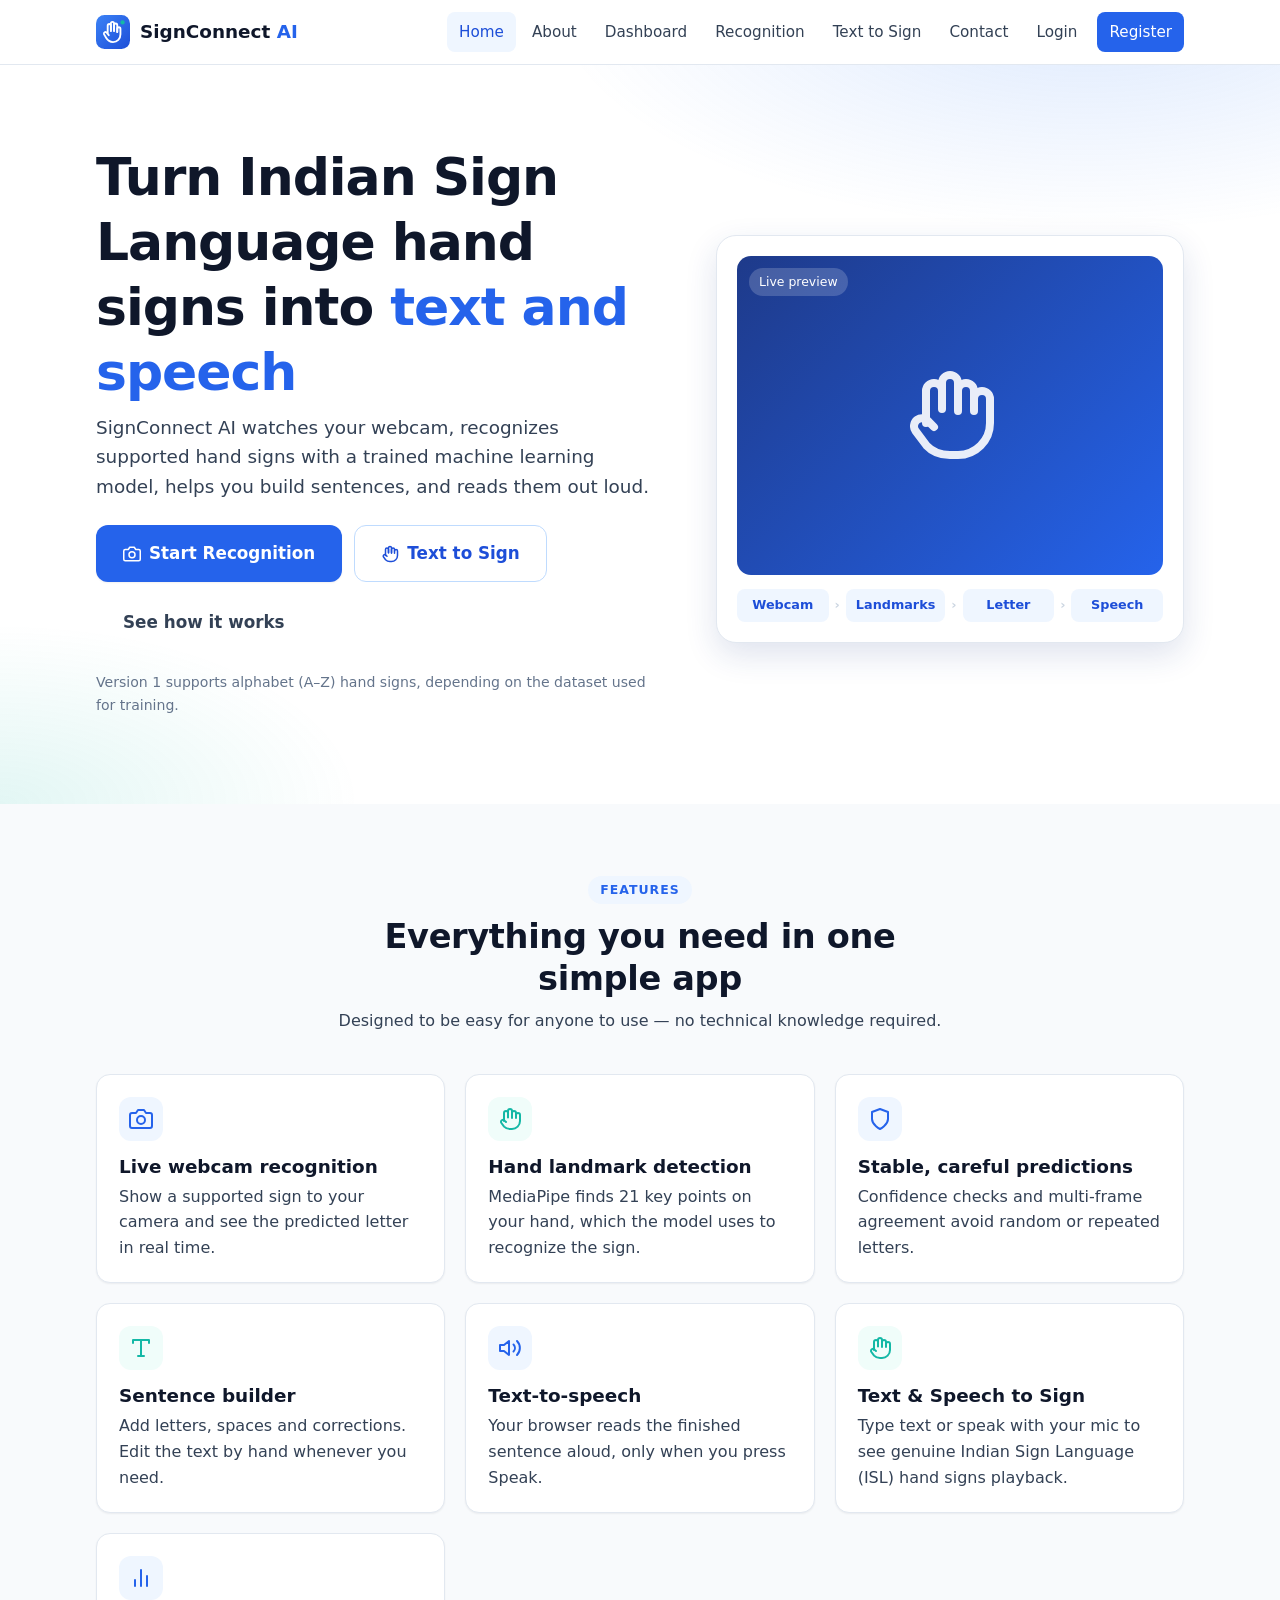
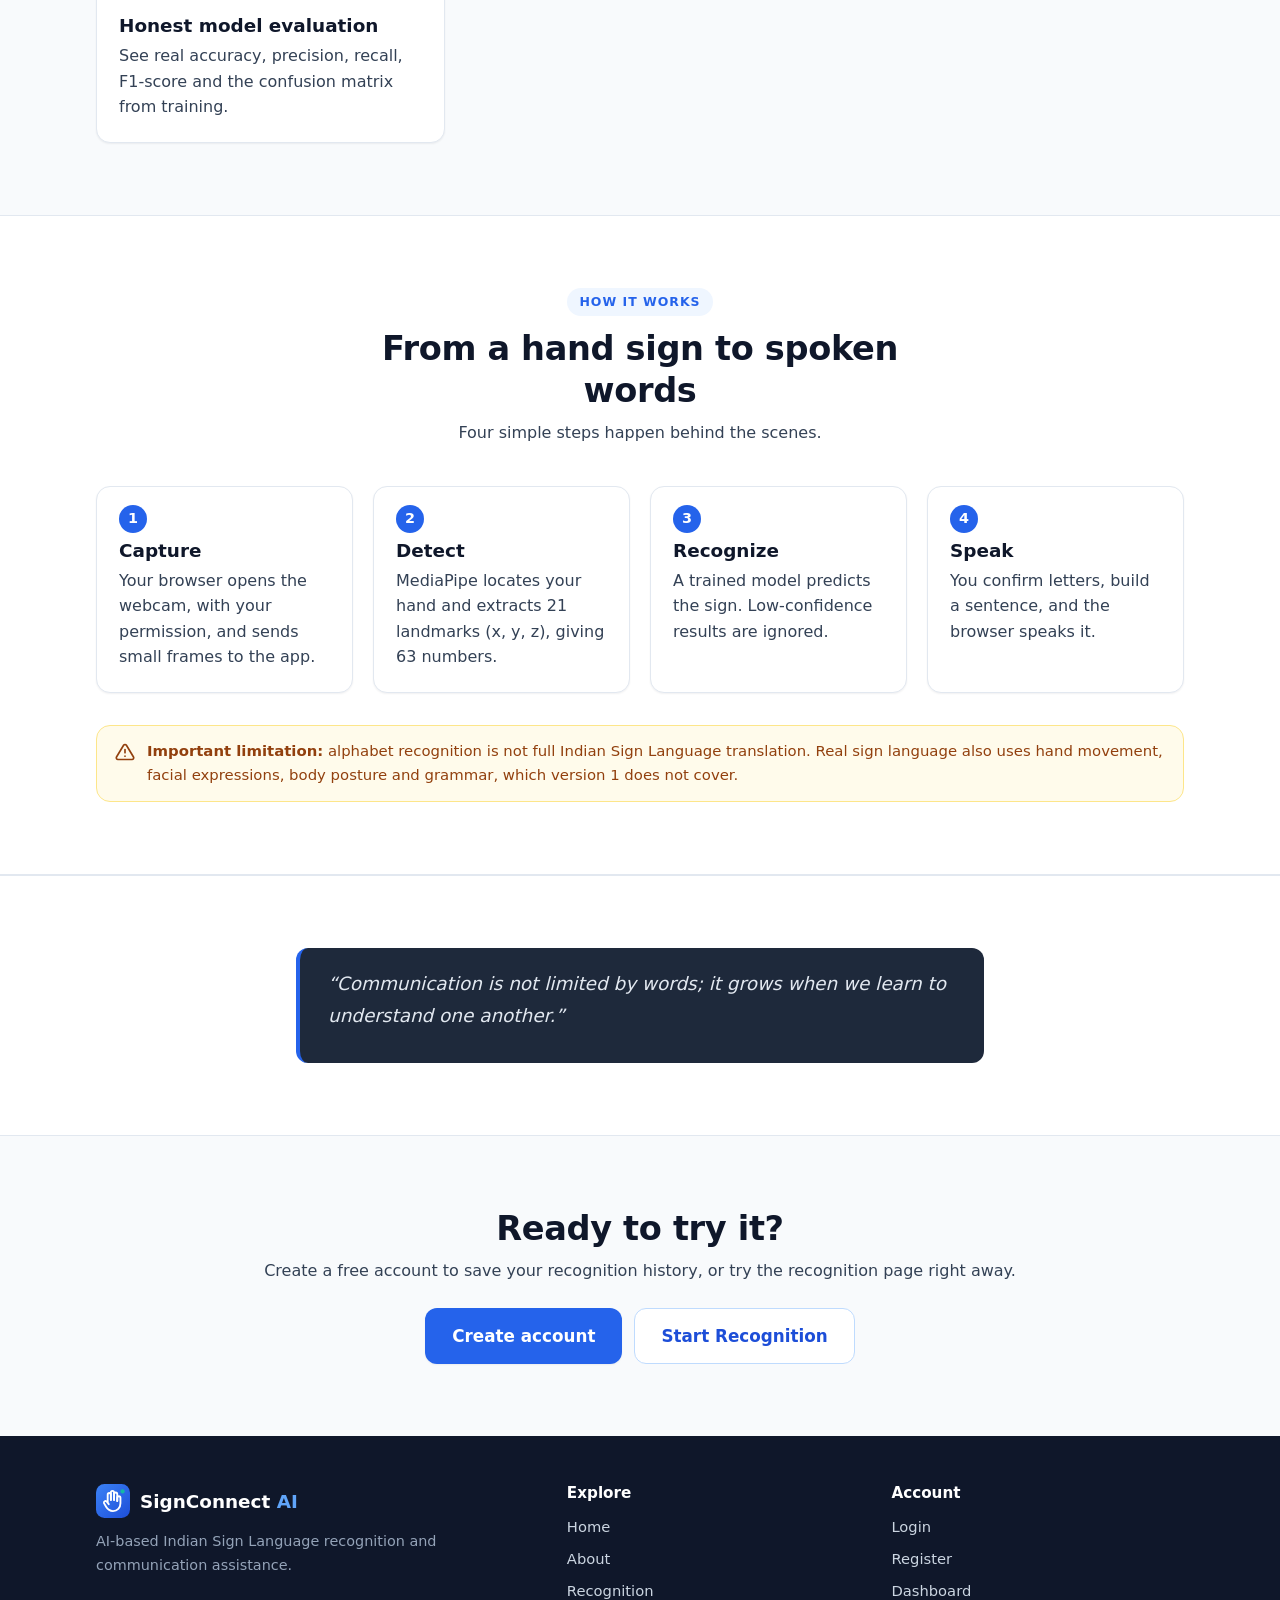
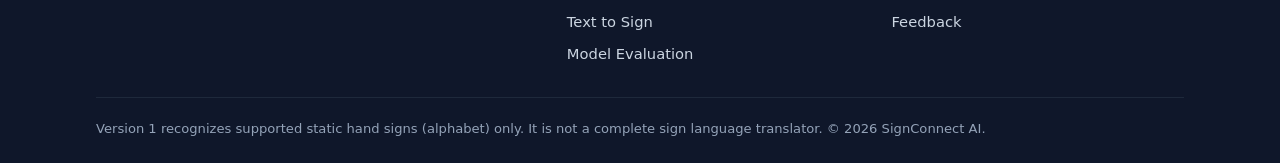
<file: frontend/index.html>
<!DOCTYPE html>
<html lang="en">
<head>
  <meta charset="UTF-8">
  <meta name="viewport" content="width=device-width, initial-scale=1">
  <title>SignConnect AI — Indian Sign Language Recognition</title>
  <meta name="description" content="Web-based assistant that recognizes supported Indian Sign Language hand signs from your webcam, builds text, and speaks it aloud.">
  <link rel="icon" href="assets/images/logo.svg" type="image/svg+xml">
  <link rel="stylesheet" href="assets/css/style.css">
</head>
<body data-layout="public" data-page="home">
  <div id="site-header"></div>

  <main>
    <!-- Hero -->
    <section class="hero">
      <div class="container hero-grid">
        <div>
          <h1>Turn Indian Sign Language hand signs into <span>text and speech</span></h1>
          <p class="lead">SignConnect AI watches your webcam, recognizes supported hand signs with a trained machine learning model, helps you build sentences, and reads them out loud.</p>
          <div class="hero-actions">
            <a class="btn btn-primary btn-lg" href="recognize.html"><i data-icon="camera"></i> Start Recognition</a>
            <a class="btn btn-outline btn-lg" href="text-to-sign.html"><i data-icon="hand"></i> Text to Sign</a>
            <a class="btn btn-ghost btn-lg" href="#how-it-works">See how it works</a>
          </div>
          <p class="hero-note">Version 1 supports alphabet (A–Z) hand signs, depending on the dataset used for training.</p>
        </div>

        <div class="hero-card" aria-hidden="true">
          <div class="mock-cam">
            <span class="tag">Live preview</span>
            <i data-icon="hand"></i>
          </div>
          <div class="hero-flow">
            <span class="chip">Webcam</span><span class="arrow">›</span>
            <span class="chip">Landmarks</span><span class="arrow">›</span>
            <span class="chip">Letter</span><span class="arrow">›</span>
            <span class="chip">Speech</span>
          </div>
        </div>
      </div>
    </section>

    <!-- Features -->
    <section class="section" id="features">
      <div class="container">
        <div class="section-head">
          <span class="eyebrow">Features</span>
          <h2>Everything you need in one simple app</h2>
          <p>Designed to be easy for anyone to use — no technical knowledge required.</p>
        </div>
        <div class="grid grid-3">
          <article class="card card-hover">
            <div class="icon-badge"><i data-icon="camera"></i></div>
            <h3>Live webcam recognition</h3>
            <p>Show a supported sign to your camera and see the predicted letter in real time.</p>
          </article>
          <article class="card card-hover">
            <div class="icon-badge teal"><i data-icon="hand"></i></div>
            <h3>Hand landmark detection</h3>
            <p>MediaPipe finds 21 key points on your hand, which the model uses to recognize the sign.</p>
          </article>
          <article class="card card-hover">
            <div class="icon-badge"><i data-icon="shield"></i></div>
            <h3>Stable, careful predictions</h3>
            <p>Confidence checks and multi-frame agreement avoid random or repeated letters.</p>
          </article>
          <article class="card card-hover">
            <div class="icon-badge teal"><i data-icon="text"></i></div>
            <h3>Sentence builder</h3>
            <p>Add letters, spaces and corrections. Edit the text by hand whenever you need.</p>
          </article>
          <article class="card card-hover">
            <div class="icon-badge"><i data-icon="speaker"></i></div>
            <h3>Text-to-speech</h3>
            <p>Your browser reads the finished sentence aloud, only when you press Speak.</p>
          </article>
          <article class="card card-hover">
            <div class="icon-badge teal"><i data-icon="hand"></i></div>
            <h3>Text & Speech to Sign</h3>
            <p>Type text or speak with your mic to see genuine Indian Sign Language (ISL) hand signs playback.</p>
          </article>
          <article class="card card-hover">
            <div class="icon-badge"><i data-icon="chart"></i></div>
            <h3>Honest model evaluation</h3>
            <p>See real accuracy, precision, recall, F1-score and the confusion matrix from training.</p>
          </article>
        </div>
      </div>
    </section>

    <!-- How it works -->
    <section class="section section-alt" id="how-it-works">
      <div class="container">
        <div class="section-head">
          <span class="eyebrow">How it works</span>
          <h2>From a hand sign to spoken words</h2>
          <p>Four simple steps happen behind the scenes.</p>
        </div>
        <div class="grid grid-4 steps">
          <div class="card step">
            <h3>Capture</h3>
            <p>Your browser opens the webcam, with your permission, and sends small frames to the app.</p>
          </div>
          <div class="card step">
            <h3>Detect</h3>
            <p>MediaPipe locates your hand and extracts 21 landmarks (x, y, z), giving 63 numbers.</p>
          </div>
          <div class="card step">
            <h3>Recognize</h3>
            <p>A trained model predicts the sign. Low-confidence results are ignored.</p>
          </div>
          <div class="card step">
            <h3>Speak</h3>
            <p>You confirm letters, build a sentence, and the browser speaks it.</p>
          </div>
        </div>

        <div class="notice notice-warn" style="margin-top:32px" role="note">
          <i data-icon="alert"></i>
          <p><strong>Important limitation:</strong> alphabet recognition is not full Indian Sign Language translation. Real sign language also uses hand movement, facial expressions, body posture and grammar, which version 1 does not cover.</p>
        </div>
      </div>
    </section>

    <!-- Inspirational Quote -->
    <section class="section section-alt">
      <div class="container center" style="max-width:720px">
        <blockquote style="border-left:4px solid var(--blue-600);padding:20px 28px;margin:0;text-align:left;background:var(--surface-2,#1e293b);border-radius:12px">
          <p style="font-size:1.15rem;font-style:italic;line-height:1.7;margin:0 0 12px;color:var(--text-1,#e2e8f0)">&ldquo;Communication is not limited by words; it grows when we learn to understand one another.&rdquo;</p>
        </blockquote>
      </div>
    </section>

    <!-- CTA -->
    <section class="section">
      <div class="container center">
        <h2>Ready to try it?</h2>
        <p>Create a free account to save your recognition history, or try the recognition page right away.</p>
        <div class="hero-actions" style="justify-content:center">
          <a class="btn btn-primary btn-lg" href="register.html">Create account</a>
          <a class="btn btn-outline btn-lg" href="recognize.html">Start Recognition</a>
        </div>
      </div>
    </section>
  </main>

  <div id="site-footer"></div>

  <script src="assets/js/config.js"></script>
  <script src="assets/js/common.js"></script>
</body>
</html>
</file>
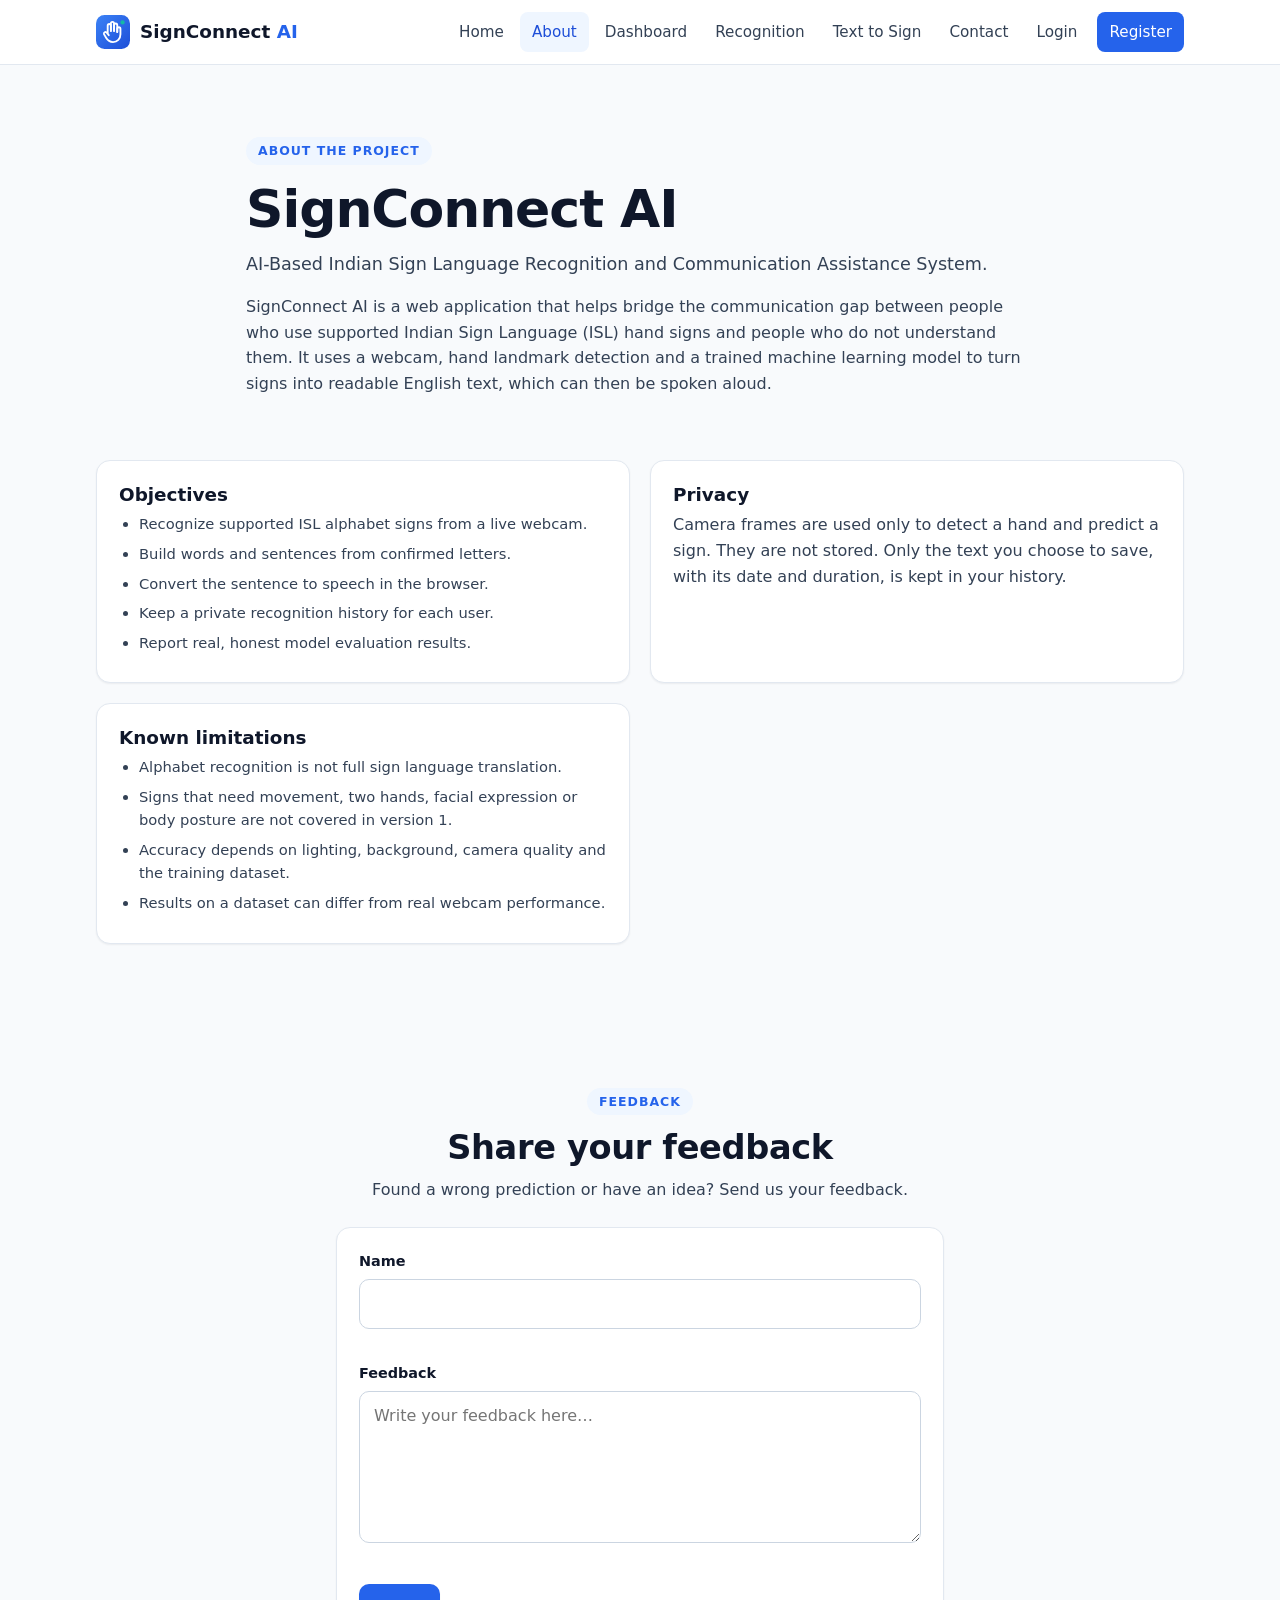
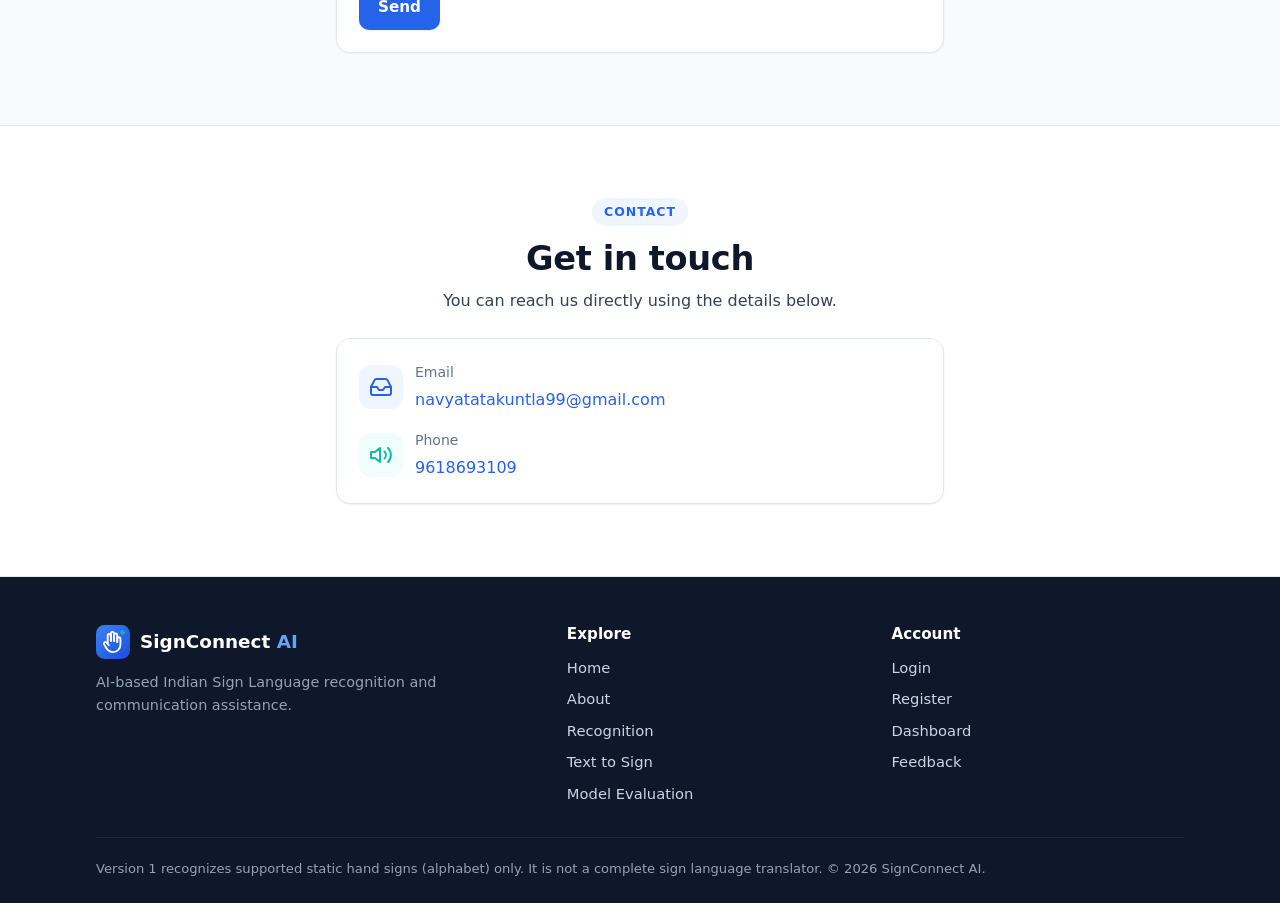
<file: frontend/about.html>
<!DOCTYPE html>
<html lang="en">
<head>
  <meta charset="UTF-8">
  <meta name="viewport" content="width=device-width, initial-scale=1">
  <title>About — SignConnect AI</title>
  <link rel="icon" href="assets/images/logo.svg" type="image/svg+xml">
  <link rel="stylesheet" href="assets/css/style.css">
</head>
<body data-layout="public" data-page="about">
  <div id="site-header"></div>

  <main>
    <section class="section" style="padding-bottom:24px">
      <div class="container" style="max-width:820px">
        <span class="eyebrow">About the project</span>
        <h1>SignConnect AI</h1>
        <p class="lead" style="font-size:1.1rem">AI-Based Indian Sign Language Recognition and Communication Assistance System.</p>
        <p>SignConnect AI is a web application that helps bridge the communication gap between people who use supported Indian Sign Language (ISL) hand signs and people who do not understand them. It uses a webcam, hand landmark detection and a trained machine learning model to turn signs into readable English text, which can then be spoken aloud.</p>
      </div>
    </section>

    <section class="section" style="padding-top:24px">
      <div class="container">
        <div class="grid grid-2">
          <article class="card">
            <h3>Objectives</h3>
            <ul class="tips">
              <li>Recognize supported ISL alphabet signs from a live webcam.</li>
              <li>Build words and sentences from confirmed letters.</li>
              <li>Convert the sentence to speech in the browser.</li>
              <li>Keep a private recognition history for each user.</li>
              <li>Report real, honest model evaluation results.</li>
            </ul>
          </article>
          <article class="card">
            <h3>Privacy</h3>
            <p>Camera frames are used only to detect a hand and predict a sign. They are not stored. Only the text you choose to save, with its date and duration, is kept in your history.</p>
          </article>
          <article class="card">
            <h3>Known limitations</h3>
            <ul class="tips">
              <li>Alphabet recognition is not full sign language translation.</li>
              <li>Signs that need movement, two hands, facial expression or body posture are not covered in version 1.</li>
              <li>Accuracy depends on lighting, background, camera quality and the training dataset.</li>
              <li>Results on a dataset can differ from real webcam performance.</li>
            </ul>
          </article>
        </div>
      </div>
    </section>

    <!-- Feedback Section -->
    <section class="section" id="feedback">
      <div class="container" style="max-width:640px">
        <div class="section-head" style="margin-bottom:24px">
          <span class="eyebrow">Feedback</span>
          <h2>Share your feedback</h2>
          <p>Found a wrong prediction or have an idea? Send us your feedback.</p>
        </div>
        <form id="feedback-form" class="card" novalidate>
          <div id="fb-alert" class="form-alert" hidden></div>
          <div class="field">
            <label for="fb-name">Name</label>
            <input class="input" id="fb-name" name="name" autocomplete="name" maxlength="100">
            <div class="field-error" data-error-for="name"></div>
          </div>
          <div class="field">
            <label for="fb-feedback">Feedback</label>
            <textarea class="textarea" id="fb-feedback" name="feedback" maxlength="1000" rows="5" placeholder="Write your feedback here…"></textarea>
            <div class="field-error" data-error-for="feedback"></div>
          </div>
          <button class="btn btn-primary" type="submit">Send</button>
        </form>
      </div>
    </section>

    <!-- Contact Section -->
    <section class="section section-alt" id="contact">
      <div class="container" style="max-width:640px">
        <div class="section-head" style="margin-bottom:24px">
          <span class="eyebrow">Contact</span>
          <h2>Get in touch</h2>
          <p>You can reach us directly using the details below.</p>
        </div>
        <div class="card">
          <div style="display:grid;gap:16px">
            <div style="display:flex;align-items:center;gap:12px">
              <div class="icon-badge" style="margin:0;flex-shrink:0"><i data-icon="inbox"></i></div>
              <div>
                <div class="small muted" style="margin-bottom:4px">Email</div>
                <a href="mailto:navyatatakuntla99@gmail.com" style="font-weight:500;word-break:break-all">navyatatakuntla99@gmail.com</a>
              </div>
            </div>
            <div style="display:flex;align-items:center;gap:12px">
              <div class="icon-badge teal" style="margin:0;flex-shrink:0"><i data-icon="speaker"></i></div>
              <div>
                <div class="small muted" style="margin-bottom:4px">Phone</div>
                <a href="tel:+919618693109" style="font-weight:500">9618693109</a>
              </div>
            </div>
          </div>
        </div>
      </div>
    </section>
  </main>

  <div id="site-footer"></div>

  <script src="assets/js/config.js"></script>
  <script src="assets/js/common.js"></script>
  <script src="assets/js/forms.js"></script>
  <script src="assets/js/feedback.js"></script>
</body>
</html>
</file>
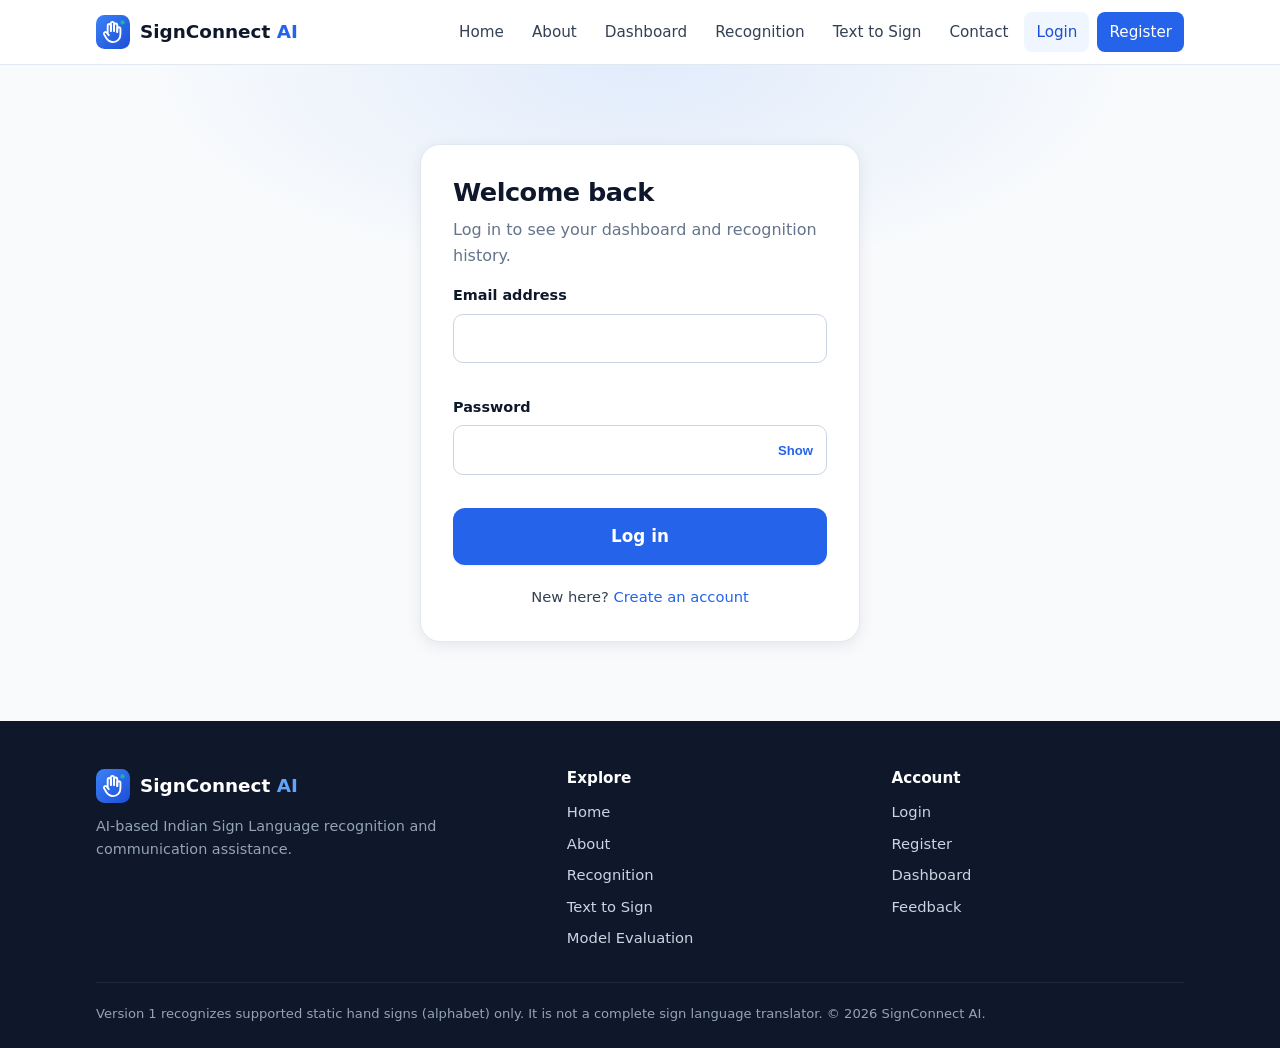
<file: frontend/login.html>
<!DOCTYPE html>
<html lang="en">
<head>
  <meta charset="UTF-8">
  <meta name="viewport" content="width=device-width, initial-scale=1">
  <title>Log in — SignConnect AI</title>
  <link rel="icon" href="assets/images/logo.svg" type="image/svg+xml">
  <link rel="stylesheet" href="assets/css/style.css">
</head>
<body data-layout="public" data-page="login">
  <div id="site-header"></div>

  <main class="auth-wrap">
    <div class="card auth-card">
      <h1>Welcome back</h1>
      <p class="muted">Log in to see your dashboard and recognition history.</p>

      <form id="login-form" novalidate>
        <div id="login-alert" class="form-alert" hidden></div>

        <div class="field">
          <label for="email">Email address</label>
          <input class="input" id="email" name="email" type="email" autocomplete="email" maxlength="254" required>
          <div class="field-error" data-error-for="email"></div>
        </div>

        <div class="field">
          <label for="password">Password</label>
          <div class="pw-wrap">
            <input class="input" id="password" name="password" type="password" autocomplete="current-password" required>
            <button type="button" class="pw-toggle" data-target="password" aria-pressed="false">Show</button>
          </div>
          <div class="field-error" data-error-for="password"></div>
        </div>

        <button class="btn btn-primary btn-block btn-lg" type="submit">Log in</button>
      </form>

      <p class="auth-foot">New here? <a href="register.html">Create an account</a></p>
    </div>
  </main>

  <div id="site-footer"></div>

  <script src="assets/js/config.js"></script>
  <script src="assets/js/common.js"></script>
  <script src="assets/js/forms.js"></script>
  <script src="assets/js/login.js"></script>
</body>
</html>
</file>
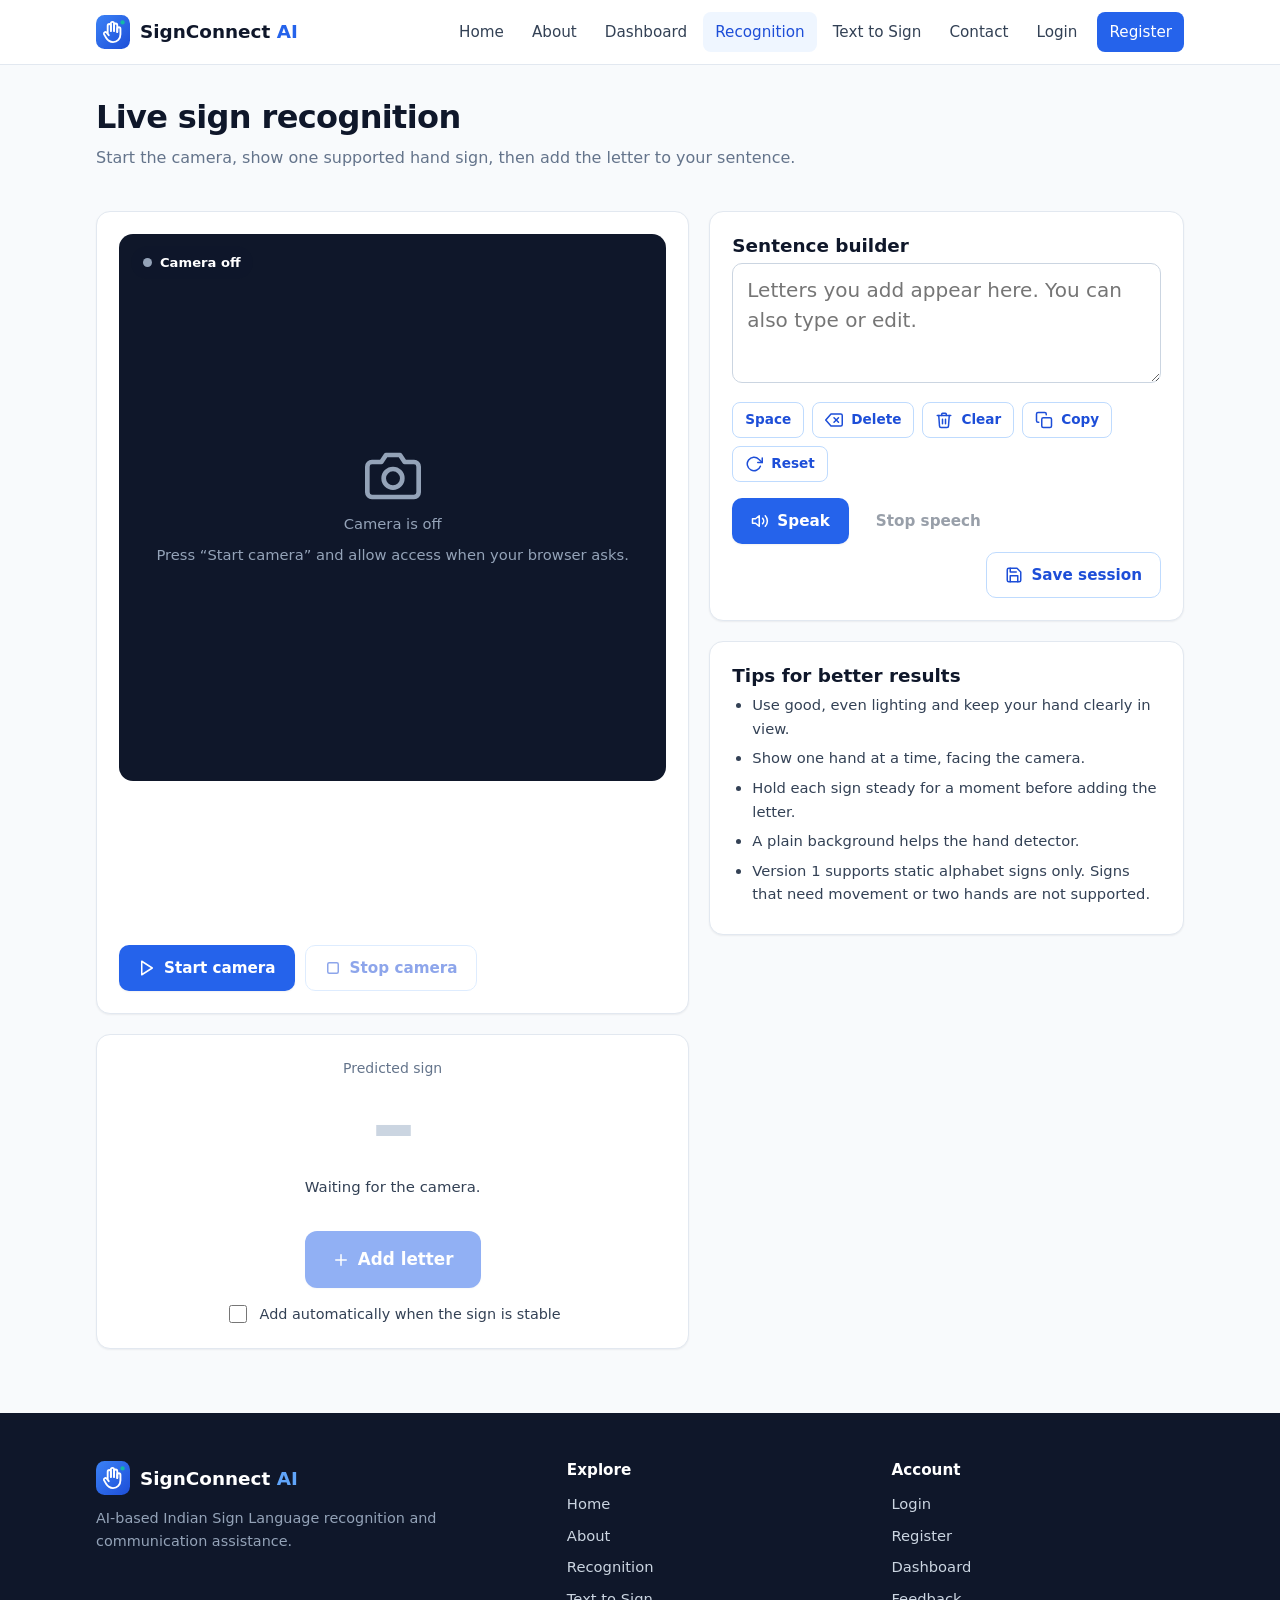
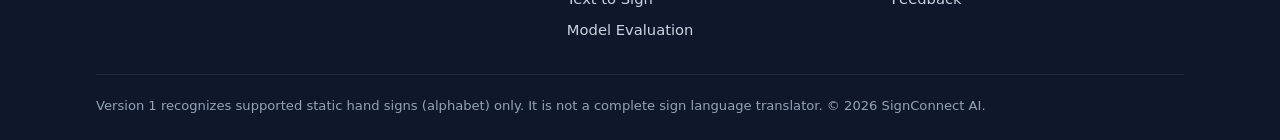
<file: frontend/recognize.html>
<!DOCTYPE html>
<html lang="en">
<head>
  <meta charset="UTF-8">
  <meta name="viewport" content="width=device-width, initial-scale=1">
  <title>Recognition — SignConnect AI</title>
  <link rel="icon" href="assets/images/logo.svg" type="image/svg+xml">
  <link rel="stylesheet" href="assets/css/style.css">
</head>
<body data-layout="public" data-page="recognize">
  <div id="site-header"></div>

  <main class="container">
    <div class="page-head">
      <h1>Live sign recognition</h1>
      <p class="muted">Start the camera, show one supported hand sign, then add the letter to your sentence.</p>
    </div>

    <div class="page-body">
      <div id="rec-alert" hidden style="margin-bottom:16px"></div>

      <div class="rec-grid">
        <!-- Left: camera + prediction -->
        <section>
          <div class="card">
            <div class="cam-box" id="cam-box">
              <video id="video" autoplay playsinline muted aria-label="Webcam preview"></video>
              <div class="cam-placeholder" id="cam-placeholder">
                <i data-icon="camera"></i>
                <p>Camera is off</p>
                <p class="small">Press “Start camera” and allow access when your browser asks.</p>
              </div>
              <div class="cam-status"><span class="dot" id="status-dot"></span><span id="status-text">Camera off</span></div>
            </div>
            <canvas id="capture" hidden></canvas>

            <div class="cam-actions">
              <button class="btn btn-primary" id="start-btn"><i data-icon="play"></i> Start camera</button>
              <button class="btn btn-outline" id="stop-btn" disabled><i data-icon="stop"></i> Stop camera</button>
            </div>
          </div>

          <div class="card pred-panel" style="margin-top:20px" aria-live="polite">
            <div class="muted small">Predicted sign</div>
            <div class="pred-letter idle" id="pred-letter">–</div>
            <div class="pred-message" id="pred-message">Waiting for the camera.</div>
            <div id="conf-wrap" hidden>
              <div class="meter" role="progressbar" aria-valuemin="0" aria-valuemax="100" aria-valuenow="0" id="conf-meter"><span id="conf-bar"></span></div>
              <div class="meter-label"><span>Confidence</span><span id="conf-text">0%</span></div>
            </div>
            <button class="btn btn-primary btn-lg" id="add-btn" style="margin-top:18px" disabled><i data-icon="plus"></i> Add letter</button>
            <label class="toggle" style="justify-content:center">
              <input type="checkbox" id="auto-add">
              Add automatically when the sign is stable
            </label>
          </div>
        </section>

        <!-- Right: sentence builder + tips -->
        <section>
          <div class="card">
            <h3>Sentence builder</h3>
            <label class="sr-only" for="sentence">Sentence</label>
            <textarea class="textarea sentence-box" id="sentence" placeholder="Letters you add appear here. You can also type or edit."></textarea>

            <div class="btn-row">
              <button class="btn btn-outline btn-sm" id="space-btn">Space</button>
              <button class="btn btn-outline btn-sm" id="back-btn"><i data-icon="backspace"></i> Delete</button>
              <button class="btn btn-outline btn-sm" id="clear-btn"><i data-icon="trash"></i> Clear</button>
              <button class="btn btn-outline btn-sm" id="copy-btn"><i data-icon="copy"></i> Copy</button>
              <button class="btn btn-outline btn-sm" id="reset-btn"><i data-icon="refresh"></i> Reset</button>
            </div>

            <div class="btn-row" style="margin-top:16px">
              <button class="btn btn-primary" id="speak-btn"><i data-icon="speaker"></i> Speak</button>
              <button class="btn btn-ghost" id="stop-speak-btn" disabled>Stop speech</button>
              <button class="btn btn-outline" id="save-btn" style="margin-left:auto"><i data-icon="save"></i> Save session</button>
            </div>
            <p class="field-hint" id="speech-note" hidden></p>
          </div>

          <div class="card" style="margin-top:20px">
            <h3>Tips for better results</h3>
            <ul class="tips">
              <li>Use good, even lighting and keep your hand clearly in view.</li>
              <li>Show one hand at a time, facing the camera.</li>
              <li>Hold each sign steady for a moment before adding the letter.</li>
              <li>A plain background helps the hand detector.</li>
              <li>Version 1 supports static alphabet signs only. Signs that need movement or two hands are not supported.</li>
            </ul>
          </div>
        </section>
      </div>
    </div>
  </main>

  <div id="site-footer"></div>

  <script src="assets/js/config.js"></script>
  <script src="assets/js/common.js"></script>
  <script src="assets/js/recognize.js"></script>
</body>
</html>
</file>
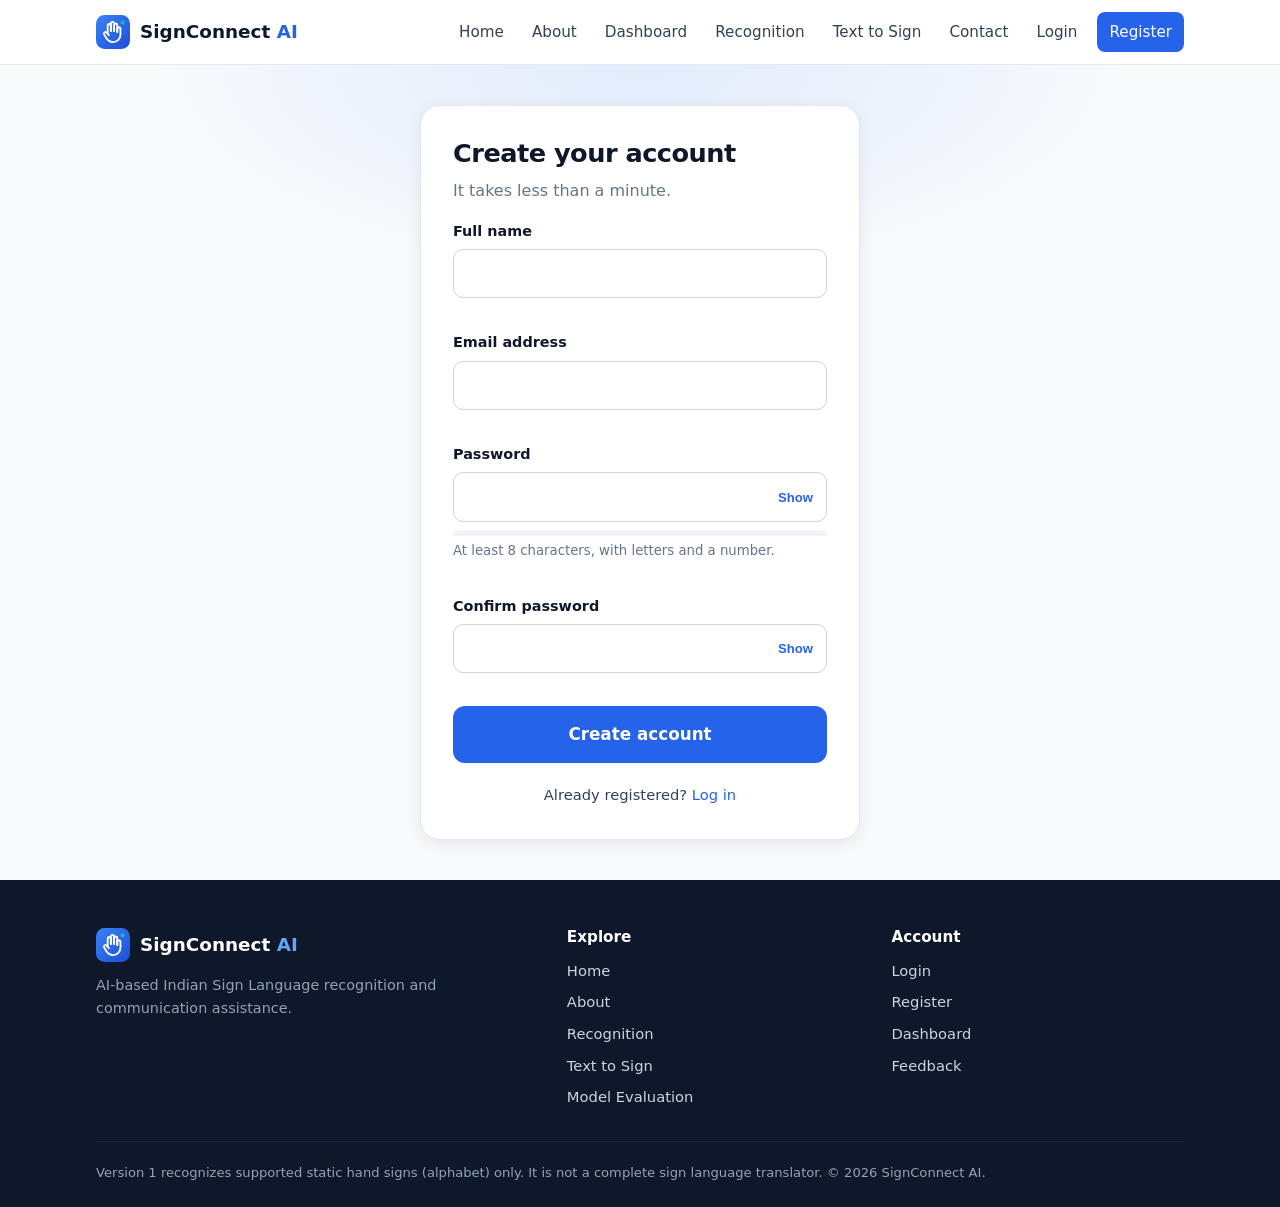
<file: frontend/register.html>
<!DOCTYPE html>
<html lang="en">
<head>
  <meta charset="UTF-8">
  <meta name="viewport" content="width=device-width, initial-scale=1">
  <title>Create account — SignConnect AI</title>
  <link rel="icon" href="assets/images/logo.svg" type="image/svg+xml">
  <link rel="stylesheet" href="assets/css/style.css">
</head>
<body data-layout="public" data-page="register">
  <div id="site-header"></div>

  <main class="auth-wrap">
    <div class="card auth-card">
      <h1>Create your account</h1>
      <p class="muted">It takes less than a minute.</p>

      <form id="register-form" novalidate>
        <div id="register-alert" class="form-alert" hidden></div>

        <div class="field">
          <label for="full_name">Full name</label>
          <input class="input" id="full_name" name="full_name" autocomplete="name" maxlength="100" required>
          <div class="field-error" data-error-for="full_name"></div>
        </div>

        <div class="field">
          <label for="email">Email address</label>
          <input class="input" id="email" name="email" type="email" autocomplete="email" maxlength="254" required>
          <div class="field-error" data-error-for="email"></div>
        </div>

        <div class="field">
          <label for="password">Password</label>
          <div class="pw-wrap">
            <input class="input" id="password" name="password" type="password" autocomplete="new-password" required>
            <button type="button" class="pw-toggle" data-target="password" aria-pressed="false">Show</button>
          </div>
          <div class="strength" aria-hidden="true"><span id="strength-bar"></span></div>
          <div class="field-hint">At least 8 characters, with letters and a number.</div>
          <div class="field-error" data-error-for="password"></div>
        </div>

        <div class="field">
          <label for="confirm_password">Confirm password</label>
          <div class="pw-wrap">
            <input class="input" id="confirm_password" name="confirm_password" type="password" autocomplete="new-password" required>
            <button type="button" class="pw-toggle" data-target="confirm_password" aria-pressed="false">Show</button>
          </div>
          <div class="field-error" data-error-for="confirm_password"></div>
        </div>

        <button class="btn btn-primary btn-block btn-lg" type="submit">Create account</button>
      </form>

      <p class="auth-foot">Already registered? <a href="login.html">Log in</a></p>
    </div>
  </main>

  <div id="site-footer"></div>

  <script src="assets/js/config.js"></script>
  <script src="assets/js/common.js"></script>
  <script src="assets/js/forms.js"></script>
  <script src="assets/js/register.js"></script>
</body>
</html>
</file>
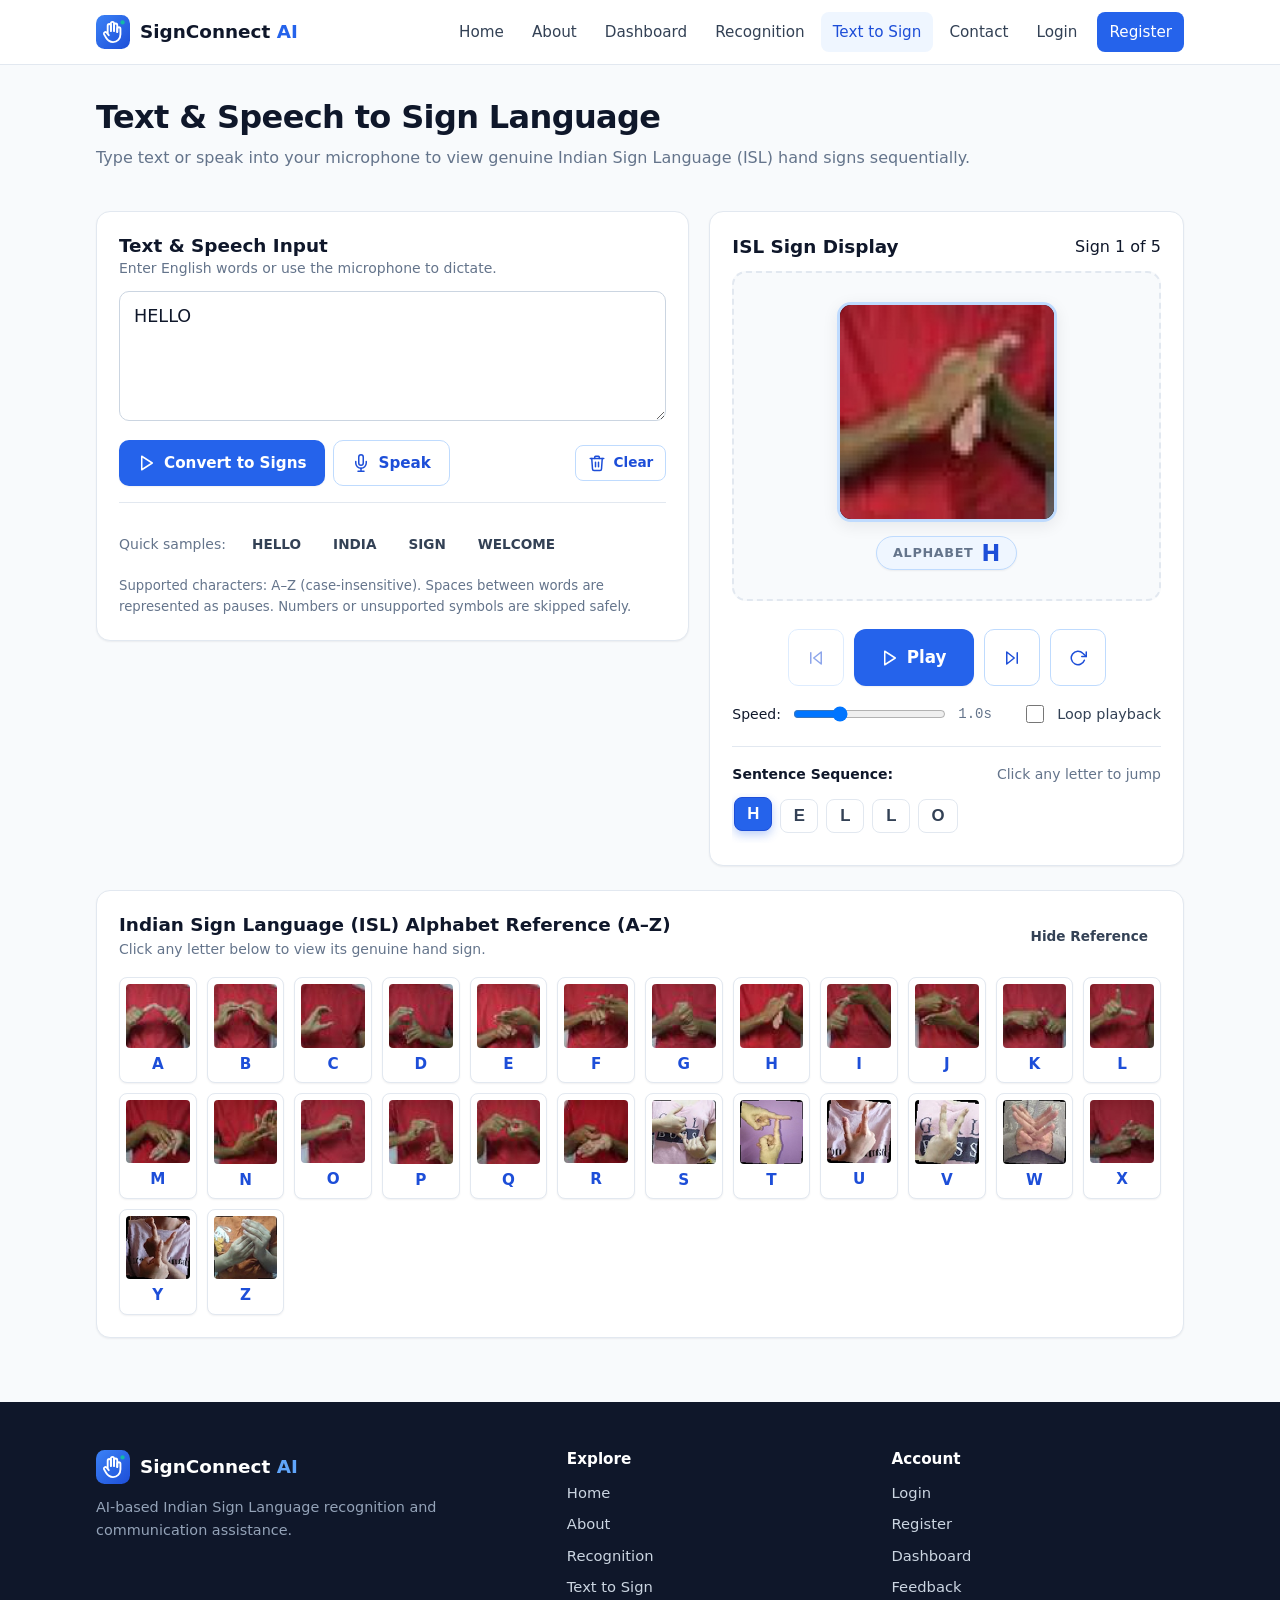
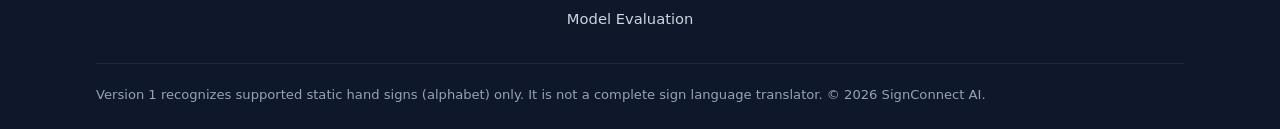
<file: frontend/text-to-sign.html>
<!DOCTYPE html>
<html lang="en">
<head>
  <meta charset="UTF-8">
  <meta name="viewport" content="width=device-width, initial-scale=1">
  <title>Text to Sign — SignConnect AI</title>
  <meta name="description" content="Convert English text and spoken speech into Indian Sign Language (ISL) hand signs in real time.">
  <link rel="icon" href="assets/images/logo.svg" type="image/svg+xml">
  <link rel="stylesheet" href="assets/css/style.css">
</head>
<body data-layout="public" data-page="text-to-sign">
  <div id="site-header"></div>

  <main class="container">
    <div class="page-head">
      <h1>Text & Speech to Sign Language</h1>
      <p class="muted">Type text or speak into your microphone to view genuine Indian Sign Language (ISL) hand signs sequentially.</p>
    </div>

    <div class="page-body">
      <div id="tts-alert" hidden style="margin-bottom:16px"></div>

      <div class="rec-grid">
        <!-- Left Column: Text & Speech Input -->
        <section>
          <div class="card">
            <h3>Text & Speech Input</h3>
            <p class="small muted" style="margin-top:-6px;margin-bottom:12px">Enter English words or use the microphone to dictate.</p>

            <label class="sr-only" for="text-input">Text to translate</label>
            <textarea class="textarea sentence-box" id="text-input" rows="4" placeholder="Type letters, words or a sentence (e.g. HELLO INDIA)..." spellcheck="false" style="font-size:1.1rem;resize:vertical;min-height:110px"></textarea>

            <div class="btn-row" style="margin-top:12px;align-items:center">
              <button class="btn btn-primary" id="translate-btn"><i data-icon="play"></i> Convert to Signs</button>
              <button class="btn btn-outline" id="mic-btn" type="button" title="Speak via microphone"><i data-icon="mic"></i> <span id="mic-btn-text">Speak</span></button>
              <button class="btn btn-outline btn-sm" id="clear-btn" type="button" style="margin-left:auto"><i data-icon="trash"></i> Clear</button>
            </div>

            <!-- Quick Samples -->
            <div style="margin-top:16px;padding-top:12px;border-top:1px solid var(--border-color,#e2e8f0)">
              <span class="small muted" style="display:inline-block;margin-right:8px;font-weight:500">Quick samples:</span>
              <div class="btn-row" style="display:inline-flex;flex-wrap:wrap;gap:6px">
                <button class="btn btn-ghost btn-sm sample-btn" type="button" data-sample="HELLO">HELLO</button>
                <button class="btn btn-ghost btn-sm sample-btn" type="button" data-sample="INDIA">INDIA</button>
                <button class="btn btn-ghost btn-sm sample-btn" type="button" data-sample="SIGN">SIGN</button>
                <button class="btn btn-ghost btn-sm sample-btn" type="button" data-sample="WELCOME">WELCOME</button>
              </div>
            </div>

            <p class="field-hint" style="margin-top:12px">
              Supported characters: A–Z (case-insensitive). Spaces between words are represented as pauses. Numbers or unsupported symbols are skipped safely.
            </p>
          </div>
        </section>

        <!-- Right Column: Sign Display & Playback Controls -->
        <section>
          <div class="card tts-display-card">
            <div style="display:flex;justify-content:space-between;align-items:center;margin-bottom:12px">
              <h3 style="margin:0">ISL Sign Display</h3>
              <span class="tag" id="char-counter">Sign 0 of 0</span>
            </div>

            <!-- Visual Sign Viewport -->
            <div class="tts-viewport" id="tts-viewport">
              <!-- Active Sign Image -->
              <div id="sign-image-wrapper" class="sign-image-box">
                <img id="sign-image" src="assets/images/isl_alphabet/A.jpg" alt="ISL Sign" width="240" height="240">
                <div class="current-letter-overlay" id="current-letter-overlay">
                  <span class="overlay-label">Alphabet</span>
                  <span class="overlay-char" id="overlay-char">A</span>
                </div>
              </div>
            </div>

            <!-- Playback Controls -->
            <div class="tts-controls" style="margin-top:16px">
              <div class="btn-row" style="justify-content:center;gap:10px">
                <button class="btn btn-outline" id="prev-btn" title="Previous sign (Left Arrow)" disabled><i data-icon="skipBack"></i></button>
                <button class="btn btn-primary btn-lg" id="play-pause-btn" style="min-width:120px" disabled><i data-icon="play"></i> <span id="play-btn-text">Play</span></button>
                <button class="btn btn-outline" id="next-btn" title="Next sign (Right Arrow)" disabled><i data-icon="skipForward"></i></button>
                <button class="btn btn-outline" id="restart-btn" title="Restart from beginning" disabled><i data-icon="refresh"></i></button>
              </div>

              <!-- Speed and Loop Controls -->
              <div class="tts-options-grid" style="margin-top:16px;display:flex;flex-wrap:wrap;gap:16px;align-items:center;justify-content:space-between">
                <div style="display:flex;align-items:center;gap:10px;flex:1;min-width:200px">
                  <label for="speed-slider" class="small" style="font-weight:500;white-space:nowrap">Speed:</label>
                  <input type="range" id="speed-slider" min="400" max="2500" step="100" value="1000" style="flex:1;cursor:pointer">
                  <span id="speed-label" class="small muted" style="font-family:monospace;min-width:48px">1.0s</span>
                </div>

                <label class="toggle" style="margin:0;font-size:0.9rem">
                  <input type="checkbox" id="loop-toggle">
                  Loop playback
                </label>
              </div>
            </div>

            <!-- Sentence Sequence Timeline / Character Chips -->
            <div style="margin-top:20px;padding-top:16px;border-top:1px solid var(--border-color,#e2e8f0)">
              <div style="display:flex;justify-content:space-between;align-items:center;margin-bottom:8px">
                <span class="small" style="font-weight:600">Sentence Sequence:</span>
                <span class="small muted">Click any letter to jump</span>
              </div>
              <div class="sequence-chips-container" id="sequence-chips">
                <span class="small muted" style="padding:6px 0">Characters will appear here...</span>
              </div>
            </div>
          </div>
        </section>
      </div>

      <!-- Expandable A–Z ISL Alphabet Reference Gallery -->
      <section class="card" style="margin-top:24px">
        <div style="display:flex;justify-content:space-between;align-items:center;cursor:pointer" id="gallery-toggle-header">
          <div>
            <h3 style="margin:0">Indian Sign Language (ISL) Alphabet Reference (A–Z)</h3>
            <p class="small muted" style="margin:2px 0 0">Click any letter below to view its genuine hand sign.</p>
          </div>
          <button class="btn btn-ghost btn-sm" id="gallery-toggle-btn" type="button">Hide Reference</button>
        </div>

        <div id="alphabet-gallery-body" style="margin-top:16px">
          <div class="alphabet-grid" id="alphabet-grid">
            <!-- Populated via JavaScript for A-Z -->
          </div>
        </div>
      </section>
    </div>
  </main>

  <div id="site-footer"></div>

  <script src="assets/js/config.js"></script>
  <script src="assets/js/common.js"></script>
  <script src="assets/js/text-to-sign.js"></script>
</body>
</html>
</file>
<file: frontend/assets/css/style.css>
/* ==========================================================
   SignConnect AI - Design system
   Blue / white with subtle teal accent. Mobile-first.
   ========================================================== */

:root {
  --blue-50: #eff6ff;
  --blue-100: #dbeafe;
  --blue-200: #bfdbfe;
  --blue-500: #3b82f6;
  --blue-600: #2563eb;
  --blue-700: #1d4ed8;
  --blue-900: #1e3a8a;
  --teal-500: #14b8a6;
  --teal-50: #f0fdfa;
  --ink-900: #0f172a;
  --ink-700: #334155;
  --ink-500: #64748b;
  --ink-300: #cbd5e1;
  --ink-200: #e2e8f0;
  --ink-100: #f1f5f9;
  --ink-50: #f8fafc;
  --white: #ffffff;
  --green-600: #16a34a;
  --green-50: #f0fdf4;
  --amber-600: #d97706;
  --amber-50: #fffbeb;
  --red-600: #dc2626;
  --red-50: #fef2f2;

  --radius-sm: 8px;
  --radius: 14px;
  --radius-lg: 20px;
  --shadow-sm: 0 1px 2px rgba(15, 23, 42, 0.06);
  --shadow: 0 4px 16px rgba(15, 23, 42, 0.08);
  --shadow-lg: 0 12px 32px rgba(30, 58, 138, 0.14);
  --font: "Segoe UI", system-ui, -apple-system, "Helvetica Neue", Arial, sans-serif;
  --container: 1120px;
}

*, *::before, *::after { box-sizing: border-box; }
html { scroll-behavior: smooth; }
body {
  margin: 0;
  font-family: var(--font);
  color: var(--ink-900);
  background: var(--ink-50);
  line-height: 1.6;
  -webkit-font-smoothing: antialiased;
}
img, svg, video, canvas { max-width: 100%; display: block; }
a { color: var(--blue-600); text-decoration: none; }
a:hover { color: var(--blue-700); }
h1, h2, h3, h4 { line-height: 1.25; margin: 0 0 .5rem; color: var(--ink-900); }
h1 { font-size: clamp(2rem, 4.5vw, 3.25rem); letter-spacing: -0.02em; }
h2 { font-size: clamp(1.5rem, 3vw, 2.1rem); letter-spacing: -0.01em; }
h3 { font-size: 1.15rem; }
p { margin: 0 0 1rem; color: var(--ink-700); }
:focus-visible { outline: 3px solid var(--blue-500); outline-offset: 2px; border-radius: 4px; }

.container { width: 100%; max-width: var(--container); margin: 0 auto; padding: 0 16px; }
.section { padding: 72px 0; }
.section-alt { background: var(--white); border-block: 1px solid var(--ink-200); }
.section-head { max-width: 640px; margin: 0 auto 40px; text-align: center; }
.eyebrow {
  display: inline-block; font-size: .78rem; font-weight: 700; letter-spacing: .08em;
  text-transform: uppercase; color: var(--blue-600); background: var(--blue-50);
  padding: 4px 12px; border-radius: 999px; margin-bottom: 12px;
}
.muted { color: var(--ink-500); }
.small { font-size: .875rem; }
.center { text-align: center; }
.sr-only {
  position: absolute; width: 1px; height: 1px; padding: 0; margin: -1px;
  overflow: hidden; clip: rect(0,0,0,0); white-space: nowrap; border: 0;
}

/* ---------- Buttons ---------- */
.btn {
  display: inline-flex; align-items: center; justify-content: center; gap: 8px;
  font: inherit; font-weight: 600; font-size: .95rem;
  padding: 10px 18px; border-radius: 10px; border: 1px solid transparent;
  cursor: pointer; transition: background .15s, box-shadow .15s, transform .05s;
  text-decoration: none; white-space: nowrap;
}
.btn:active { transform: translateY(1px); }
.btn:disabled { opacity: .5; cursor: not-allowed; }
.btn-primary { background: var(--blue-600); color: #fff; box-shadow: var(--shadow-sm); }
.btn-primary:hover:not(:disabled) { background: var(--blue-700); color: #fff; }
.btn-outline { background: var(--white); color: var(--blue-700); border-color: var(--blue-200); }
.btn-outline:hover:not(:disabled) { background: var(--blue-50); color: var(--blue-700); }
.btn-ghost { background: transparent; color: var(--ink-700); }
.btn-ghost:hover:not(:disabled) { background: var(--ink-100); color: var(--ink-900); }
.btn-danger { background: var(--red-600); color: #fff; }
.btn-danger:hover:not(:disabled) { background: #b91c1c; color: #fff; }
.btn-lg { padding: 14px 26px; font-size: 1.05rem; border-radius: 12px; }
.btn-sm { padding: 6px 12px; font-size: .85rem; border-radius: 8px; }
.btn-block { width: 100%; }
.btn svg { width: 18px; height: 18px; flex: none; }

/* ---------- Header / nav ---------- */
.site-header {
  position: sticky; top: 0; z-index: 50;
  background: rgba(255,255,255,.92); backdrop-filter: blur(8px);
  border-bottom: 1px solid var(--ink-200);
}
.nav { display: flex; align-items: center; justify-content: space-between; min-height: 64px; gap: 16px; }
.brand { display: flex; align-items: center; gap: 10px; font-weight: 800; font-size: 1.15rem; color: var(--ink-900); }
.brand:hover { color: var(--ink-900); }
.brand img { width: 34px; height: 34px; }
.brand span b { color: var(--blue-600); }
.nav-links { display: flex; align-items: center; gap: 4px; list-style: none; margin: 0; padding: 0; }
.nav-links a {
  display: block; padding: 8px 12px; border-radius: 8px;
  color: var(--ink-700); font-weight: 500; font-size: .95rem;
}
.nav-links a:hover { background: var(--ink-100); color: var(--ink-900); }
.nav-links a.active { color: var(--blue-700); background: var(--blue-50); }
.nav-links .nav-cta a { background: var(--blue-600); color: #fff; margin-left: 4px; }
.nav-links .nav-cta a:hover { background: var(--blue-700); color: #fff; }
.nav-toggle {
  display: none; background: none; border: 1px solid var(--ink-200); border-radius: 8px;
  padding: 8px; cursor: pointer; color: var(--ink-900);
}
.nav-toggle svg { width: 22px; height: 22px; }

@media (max-width: 860px) {
  .nav-toggle { display: inline-flex; }
  .nav-links {
    position: absolute; left: 0; right: 0; top: 100%;
    flex-direction: column; align-items: stretch; gap: 2px;
    background: var(--white); border-bottom: 1px solid var(--ink-200);
    padding: 8px 16px 16px; display: none; box-shadow: var(--shadow);
  }
  .nav-links.open { display: flex; }
  .nav-links .nav-cta a { margin: 6px 0 0; text-align: center; }
}

/* ---------- Hero ---------- */
.hero {
  background:
    radial-gradient(900px 400px at 85% -10%, rgba(59,130,246,.18), transparent 60%),
    radial-gradient(600px 300px at 0% 100%, rgba(20,184,166,.12), transparent 60%),
    var(--white);
  padding: 80px 0 72px;
}
.hero-grid { display: grid; grid-template-columns: 1.1fr .9fr; gap: 48px; align-items: center; }
.hero h1 span { color: var(--blue-600); }
.hero p.lead { font-size: 1.15rem; max-width: 560px; }
.hero-actions { display: flex; flex-wrap: wrap; gap: 12px; margin-top: 24px; }
.hero-note { margin-top: 20px; font-size: .88rem; color: var(--ink-500); }
.hero-card {
  background: var(--white); border: 1px solid var(--ink-200); border-radius: var(--radius-lg);
  box-shadow: var(--shadow-lg); padding: 20px;
}
.hero-card .mock-cam {
  aspect-ratio: 4/3; border-radius: var(--radius);
  background: linear-gradient(135deg, var(--blue-900), var(--blue-600));
  display: grid; place-items: center; color: #fff; position: relative; overflow: hidden;
}
.hero-card .mock-cam svg { width: 96px; height: 96px; opacity: .9; }
.hero-card .mock-cam .tag {
  position: absolute; top: 12px; left: 12px; background: rgba(255,255,255,.18);
  padding: 4px 10px; border-radius: 999px; font-size: .78rem;
}
.hero-flow { display: flex; align-items: center; justify-content: space-between; gap: 6px; margin-top: 14px; font-size: .8rem; color: var(--ink-700); font-weight: 600; }
.hero-flow .chip { background: var(--blue-50); color: var(--blue-700); padding: 6px 10px; border-radius: 8px; text-align: center; flex: 1; }
.hero-flow .arrow { color: var(--ink-300); flex: none; }
@media (max-width: 860px) {
  .hero { padding: 48px 0; }
  .hero-grid { grid-template-columns: 1fr; gap: 32px; }
}

/* ---------- Cards / grids ---------- */
.grid { display: grid; gap: 20px; }
.grid-3 { grid-template-columns: repeat(3, 1fr); }
.grid-4 { grid-template-columns: repeat(4, 1fr); }
.grid-2 { grid-template-columns: repeat(2, 1fr); }
@media (max-width: 980px) { .grid-4 { grid-template-columns: repeat(2, 1fr); } .grid-3 { grid-template-columns: repeat(2, 1fr); } }
@media (max-width: 640px) { .grid-4, .grid-3, .grid-2 { grid-template-columns: 1fr; } }

.card {
  background: var(--white); border: 1px solid var(--ink-200); border-radius: var(--radius);
  padding: 22px; box-shadow: var(--shadow-sm);
}
.card-hover { transition: box-shadow .2s, transform .2s, border-color .2s; }
.card-hover:hover { box-shadow: var(--shadow); border-color: var(--blue-200); transform: translateY(-2px); }
.card h3 { margin-bottom: 6px; }
.card p:last-child { margin-bottom: 0; }
.icon-badge {
  width: 44px; height: 44px; border-radius: 12px; display: grid; place-items: center;
  background: var(--blue-50); color: var(--blue-600); margin-bottom: 14px;
}
.icon-badge svg { width: 24px; height: 24px; }
.icon-badge.teal { background: var(--teal-50); color: var(--teal-500); }

.steps { counter-reset: step; }
.step { position: relative; padding-top: 52px; }
.step::before {
  counter-increment: step; content: counter(step);
  position: absolute; top: 18px; left: 22px; width: 28px; height: 28px; border-radius: 50%;
  background: var(--blue-600); color: #fff; font-weight: 700; font-size: .9rem;
  display: grid; place-items: center;
}

.notice {
  border-radius: var(--radius); padding: 14px 18px; border: 1px solid;
  display: flex; gap: 12px; align-items: flex-start; font-size: .93rem;
}
.notice svg { width: 20px; height: 20px; flex: none; margin-top: 2px; }
.notice p { margin: 0; color: inherit; }
.notice-info { background: var(--blue-50); border-color: var(--blue-200); color: var(--blue-900); }
.notice-warn { background: var(--amber-50); border-color: #fde68a; color: #92400e; }
.notice-error { background: var(--red-50); border-color: #fecaca; color: #991b1b; }
.notice-success { background: var(--green-50); border-color: #bbf7d0; color: #166534; }

/* ---------- Forms ---------- */
.auth-wrap {
  min-height: calc(100vh - 64px - 180px); display: grid; place-items: center; padding: 40px 16px;
  background: radial-gradient(700px 300px at 50% 0, rgba(59,130,246,.12), transparent 70%), var(--ink-50);
}
.auth-card { width: 100%; max-width: 440px; padding: 32px; border-radius: var(--radius-lg); box-shadow: var(--shadow); }
.auth-card h1 { font-size: 1.6rem; }
.field { margin-bottom: 16px; }
.field label { display: block; font-weight: 600; font-size: .9rem; margin-bottom: 6px; color: var(--ink-900); }
.input, .textarea {
  width: 100%; font: inherit; color: var(--ink-900); background: var(--white);
  border: 1px solid var(--ink-300); border-radius: 10px; padding: 11px 14px;
  transition: border-color .15s, box-shadow .15s;
}
.input:focus, .textarea:focus { outline: none; border-color: var(--blue-500); box-shadow: 0 0 0 3px rgba(59,130,246,.2); }
.input.invalid, .textarea.invalid { border-color: var(--red-600); }
.field-error { color: var(--red-600); font-size: .83rem; margin-top: 4px; min-height: 1em; }
.field-hint { color: var(--ink-500); font-size: .83rem; margin-top: 4px; }
.pw-wrap { position: relative; }
.pw-wrap .input { padding-right: 64px; }
.pw-toggle {
  position: absolute; right: 8px; top: 50%; transform: translateY(-50%);
  background: none; border: none; color: var(--blue-600); font-weight: 600; font-size: .82rem; cursor: pointer; padding: 6px;
}
.strength { height: 6px; background: var(--ink-100); border-radius: 999px; overflow: hidden; margin-top: 8px; }
.strength > span { display: block; height: 100%; width: 0; transition: width .2s, background .2s; }
.form-alert { margin-bottom: 16px; }
.auth-foot { text-align: center; margin: 20px 0 0; font-size: .92rem; }
.textarea { min-height: 120px; resize: vertical; }

/* ---------- App layout (logged-in pages) ---------- */
.page-head { padding: 32px 0 8px; }
.page-head h1 { font-size: clamp(1.5rem, 3vw, 2rem); }
.page-body { padding: 16px 0 64px; }

.stat-card { display: flex; align-items: center; gap: 16px; }
.stat-card .value { font-size: 1.9rem; font-weight: 800; line-height: 1; color: var(--ink-900); }
.stat-card .label { color: var(--ink-500); font-size: .88rem; margin-top: 4px; }

.table-wrap { overflow-x: auto; border: 1px solid var(--ink-200); border-radius: var(--radius); background: var(--white); }
table.table { width: 100%; border-collapse: collapse; font-size: .93rem; }
.table th, .table td { text-align: left; padding: 12px 16px; border-bottom: 1px solid var(--ink-100); vertical-align: top; }
.table th { background: var(--ink-50); color: var(--ink-500); font-size: .78rem; text-transform: uppercase; letter-spacing: .06em; font-weight: 700; }
.table tr:last-child td { border-bottom: none; }
.table td.num, .table th.num { text-align: right; font-variant-numeric: tabular-nums; }

.badge { display: inline-block; font-size: .75rem; font-weight: 700; padding: 3px 10px; border-radius: 999px; }
.badge-green { background: var(--green-50); color: var(--green-600); }
.badge-amber { background: var(--amber-50); color: var(--amber-600); }
.badge-red { background: var(--red-50); color: var(--red-600); }
.badge-blue { background: var(--blue-50); color: var(--blue-700); }
.badge-gray { background: var(--ink-100); color: var(--ink-700); }

.empty { text-align: center; padding: 48px 20px; color: var(--ink-500); }
.empty svg { width: 48px; height: 48px; margin: 0 auto 12px; color: var(--ink-300); }
.empty h3 { color: var(--ink-700); }

.quick-links { display: grid; grid-template-columns: repeat(auto-fit, minmax(200px, 1fr)); gap: 14px; }
.quick-link { display: flex; align-items: center; gap: 12px; padding: 16px; color: var(--ink-900); font-weight: 600; }
.quick-link:hover { color: var(--blue-700); }

/* ---------- Recognition page ---------- */
.rec-grid { display: grid; grid-template-columns: 1.25fr 1fr; gap: 20px; align-items: start; }
@media (max-width: 980px) { .rec-grid { grid-template-columns: 1fr; } }
.cam-box {
  position: relative; aspect-ratio: 1/1; background: var(--ink-900);
  border-radius: var(--radius); overflow: hidden; display: grid; place-items: center;
}
.cam-box video { width: 100%; height: 100%; object-fit: cover; transform: scaleX(-1); display: none; }
.cam-box.cam-active video { display: block; }
.cam-box.cam-active .cam-placeholder,
.cam-placeholder[hidden] { display: none !important; }
.cam-placeholder { color: #94a3b8; text-align: center; padding: 20px; position: absolute; inset: 0; display: grid; place-content: center; gap: 8px; z-index: 2; pointer-events: none; }
.cam-placeholder svg { width: 56px; height: 56px; margin: 0 auto; }
.cam-placeholder p { color: #94a3b8; margin: 0; font-size: .92rem; }
.cam-status {
  position: absolute; top: 12px; left: 12px; display: flex; align-items: center; gap: 8px;
  background: rgba(15,23,42,.72); color: #fff; padding: 6px 12px; border-radius: 999px; font-size: .82rem; font-weight: 600;
}
.dot { width: 9px; height: 9px; border-radius: 50%; background: #94a3b8; }
.dot.live { background: #22c55e; box-shadow: 0 0 0 4px rgba(34,197,94,.25); }
.dot.warn { background: #f59e0b; }
.dot.err { background: #ef4444; }
.cam-actions { display: flex; flex-wrap: wrap; gap: 10px; margin-top: 14px; }

.pred-panel { text-align: center; }
.pred-letter {
  font-size: 5.5rem; font-weight: 800; line-height: 1; min-height: 1em;
  color: var(--blue-600); letter-spacing: -.02em;
}
.pred-letter.idle { color: var(--ink-300); }
.pred-message { min-height: 1.5em; font-size: .93rem; color: var(--ink-700); margin: 8px 0 14px; }
.meter { height: 10px; background: var(--ink-100); border-radius: 999px; overflow: hidden; }
.meter > span { display: block; height: 100%; width: 0; background: var(--blue-600); transition: width .2s, background .2s; }
.meter-label { display: flex; justify-content: space-between; font-size: .8rem; color: var(--ink-500); margin-top: 6px; }

.sentence-box { font-size: 1.25rem; min-height: 120px; line-height: 1.5; }
.btn-row { display: flex; flex-wrap: wrap; gap: 8px; margin-top: 12px; }
.toggle { display: flex; align-items: center; gap: 10px; font-size: .9rem; color: var(--ink-700); margin-top: 14px; }
.toggle input { width: 18px; height: 18px; accent-color: var(--blue-600); }

.tips { margin: 0; padding-left: 20px; color: var(--ink-700); font-size: .92rem; }
.tips li { margin-bottom: 6px; }

/* ---------- Evaluation ---------- */
.metric-tile { text-align: center; }
.metric-tile .value { font-size: 2rem; font-weight: 800; color: var(--blue-700); }
.metric-tile .label { color: var(--ink-500); font-size: .85rem; }
.cm-wrap { overflow: auto; border: 1px solid var(--ink-200); border-radius: var(--radius); background: var(--white); padding: 12px; }
table.cm { border-collapse: collapse; font-size: .72rem; margin: 0 auto; }
.cm th, .cm td { width: 30px; height: 30px; text-align: center; padding: 0; border: 1px solid var(--white); }
.cm th { color: var(--ink-500); font-weight: 700; background: none; }
.cm td { color: var(--ink-900); }
.kv { display: grid; grid-template-columns: 180px 1fr; gap: 8px 16px; margin: 0; font-size: .93rem; }
.kv dt { color: var(--ink-500); }
.kv dd { margin: 0; font-weight: 600; word-break: break-word; }
@media (max-width: 520px) { .kv { grid-template-columns: 1fr; } .kv dt { margin-top: 8px; } }

/* ---------- Modal / toast ---------- */
.modal-backdrop {
  position: fixed; inset: 0; background: rgba(15,23,42,.5); z-index: 100;
  display: none; align-items: center; justify-content: center; padding: 16px;
}
.modal-backdrop.open { display: flex; }
.modal { background: var(--white); border-radius: var(--radius-lg); padding: 24px; max-width: 420px; width: 100%; box-shadow: var(--shadow-lg); }
.modal h3 { font-size: 1.2rem; }
.modal-actions { display: flex; justify-content: flex-end; gap: 10px; margin-top: 20px; }

.toast-stack { position: fixed; right: 16px; bottom: 16px; z-index: 200; display: grid; gap: 8px; max-width: calc(100vw - 32px); }
.toast {
  background: var(--ink-900); color: #fff; padding: 12px 18px; border-radius: 10px;
  box-shadow: var(--shadow); font-size: .92rem; animation: toast-in .2s ease-out;
}
.toast.success { background: #15803d; }
.toast.error { background: #b91c1c; }
@keyframes toast-in { from { opacity: 0; transform: translateY(8px); } to { opacity: 1; transform: none; } }

.preview-banner {
  background: var(--amber-50); border-bottom: 1px solid #fde68a; color: #92400e;
  text-align: center; font-size: .85rem; padding: 6px 12px;
}

/* ---------- Footer ---------- */
.site-footer { background: var(--ink-900); color: #cbd5e1; padding: 48px 0 24px; margin-top: 0; }
.site-footer a { color: #cbd5e1; }
.site-footer a:hover { color: #fff; }
.site-footer h4 { color: #fff; font-size: .95rem; margin-bottom: 12px; }
.footer-grid { display: grid; grid-template-columns: 1.5fr 1fr 1fr; gap: 32px; }
.footer-grid ul { list-style: none; margin: 0; padding: 0; display: grid; gap: 8px; font-size: .92rem; }
.footer-grid p { color: #94a3b8; font-size: .9rem; }
.footer-bottom { border-top: 1px solid #1e293b; margin-top: 32px; padding-top: 20px; font-size: .82rem; color: #94a3b8; }
@media (max-width: 720px) { .footer-grid { grid-template-columns: 1fr; } }

@media (prefers-reduced-motion: reduce) {
  *, *::before, *::after { animation: none !important; transition: none !important; scroll-behavior: auto !important; }
}

/* ==========================================================
   Text & Speech to Sign Language Styles
   ========================================================== */
.tts-display-card {
  display: flex;
  flex-direction: column;
}

.tts-viewport {
  background: var(--ink-50);
  border: 2px dashed var(--ink-200);
  border-radius: var(--radius);
  padding: 24px;
  min-height: 330px;
  display: flex;
  align-items: center;
  justify-content: center;
  position: relative;
  overflow: hidden;
}

.sign-image-box {
  display: flex;
  flex-direction: column;
  align-items: center;
  justify-content: center;
}

#sign-image {
  max-width: 220px;
  max-height: 220px;
  width: 100%;
  height: auto;
  aspect-ratio: 1/1;
  object-fit: contain;
  border-radius: var(--radius);
  background: #000;
  box-shadow: var(--shadow);
  border: 3px solid var(--blue-200);
  transition: transform 0.2s ease, opacity 0.15s ease;
}

.current-letter-overlay {
  margin-top: 14px;
  display: inline-flex;
  align-items: center;
  gap: 8px;
  background: var(--blue-50);
  border: 1px solid var(--blue-200);
  border-radius: 999px;
  padding: 5px 16px;
  box-shadow: var(--shadow-sm);
}

.overlay-label {
  font-size: 0.8rem;
  color: var(--ink-500);
  text-transform: uppercase;
  letter-spacing: 0.05em;
  font-weight: 600;
}

.overlay-char {
  font-size: 1.4rem;
  font-weight: 800;
  color: var(--blue-700);
  line-height: 1;
}

.space-indicator-box {
  display: flex;
  flex-direction: column;
  align-items: center;
  justify-content: center;
  padding: 28px 36px;
  background: var(--white);
  border: 2px solid var(--ink-300);
  border-radius: var(--radius);
  box-shadow: var(--shadow);
  text-align: center;
  animation: pulse-soft 1.5s infinite alternate;
}

@keyframes pulse-soft {
  from { transform: scale(0.98); }
  to { transform: scale(1.02); }
}

.tts-empty-box {
  display: flex;
  flex-direction: column;
  align-items: center;
  text-align: center;
  color: var(--ink-500);
  padding: 30px 16px;
}

/* Microphone listening indicator */
.mic-listening-box {
  display: flex;
  align-items: center;
  gap: 10px;
  background: var(--red-50);
  border: 1px solid #fca5a5;
  color: var(--red-600);
  border-radius: var(--radius-sm);
  padding: 8px 14px;
  font-size: 0.88rem;
  font-weight: 500;
}

.mic-pulse-dot {
  width: 10px;
  height: 10px;
  border-radius: 50%;
  background: var(--red-600);
  box-shadow: 0 0 0 0 rgba(220, 38, 38, 0.7);
  animation: mic-pulse 1.2s infinite;
}

@keyframes mic-pulse {
  0% { transform: scale(0.95); box-shadow: 0 0 0 0 rgba(220, 38, 38, 0.7); }
  70% { transform: scale(1.1); box-shadow: 0 0 0 8px rgba(220, 38, 38, 0); }
  100% { transform: scale(0.95); box-shadow: 0 0 0 0 rgba(220, 38, 38, 0); }
}

.btn.mic-active {
  background: var(--red-600) !important;
  color: #fff !important;
  border-color: var(--red-600) !important;
  animation: mic-pulse 1.5s infinite;
}

/* Sequence Chips & Sentence Timeline */
.sequence-chips-container {
  display: flex;
  flex-wrap: nowrap;
  overflow-x: auto;
  gap: 8px;
  padding: 6px 2px 10px;
  -webkit-overflow-scrolling: touch;
  scrollbar-width: thin;
}

.seq-chip {
  background: var(--white);
  border: 1.5px solid var(--ink-200);
  border-radius: var(--radius-sm);
  padding: 6px 12px;
  font-size: 1.05rem;
  font-weight: 700;
  color: var(--ink-700);
  cursor: pointer;
  transition: all 0.15s ease;
  flex-shrink: 0;
  min-width: 38px;
  text-align: center;
}

.seq-chip:hover {
  border-color: var(--blue-500);
  background: var(--blue-50);
  color: var(--blue-700);
}

.seq-chip.active {
  background: var(--blue-600);
  border-color: var(--blue-700);
  color: #fff;
  transform: translateY(-2px);
  box-shadow: 0 4px 10px rgba(37, 99, 235, 0.3);
}

.seq-chip-space {
  background: var(--ink-100);
  border-style: dashed;
  font-size: 0.8rem;
  padding: 4px 8px;
  display: inline-flex;
  align-items: center;
  gap: 4px;
}

.seq-chip-space .seq-chip-char {
  font-weight: 800;
}

.seq-chip-space .seq-chip-sub {
  font-size: 0.72rem;
  opacity: 0.8;
}

/* A–Z Reference Grid */
.alphabet-grid {
  display: grid;
  grid-template-columns: repeat(auto-fill, minmax(76px, 1fr));
  gap: 10px;
}

.alphabet-item {
  background: var(--white);
  border: 1px solid var(--ink-200);
  border-radius: var(--radius-sm);
  padding: 6px;
  text-align: center;
  cursor: pointer;
  transition: all 0.15s ease;
  box-shadow: var(--shadow-sm);
}

.alphabet-item:hover, .alphabet-item:focus {
  border-color: var(--blue-500);
  transform: translateY(-2px);
  box-shadow: var(--shadow);
  background: var(--blue-50);
  outline: none;
}

.alphabet-item img {
  width: 100%;
  height: auto;
  aspect-ratio: 1/1;
  object-fit: cover;
  border-radius: 4px;
  background: #000;
}

.alphabet-item-char {
  font-weight: 700;
  font-size: 0.95rem;
  color: var(--blue-700);
  margin-top: 4px;
}
</file>
